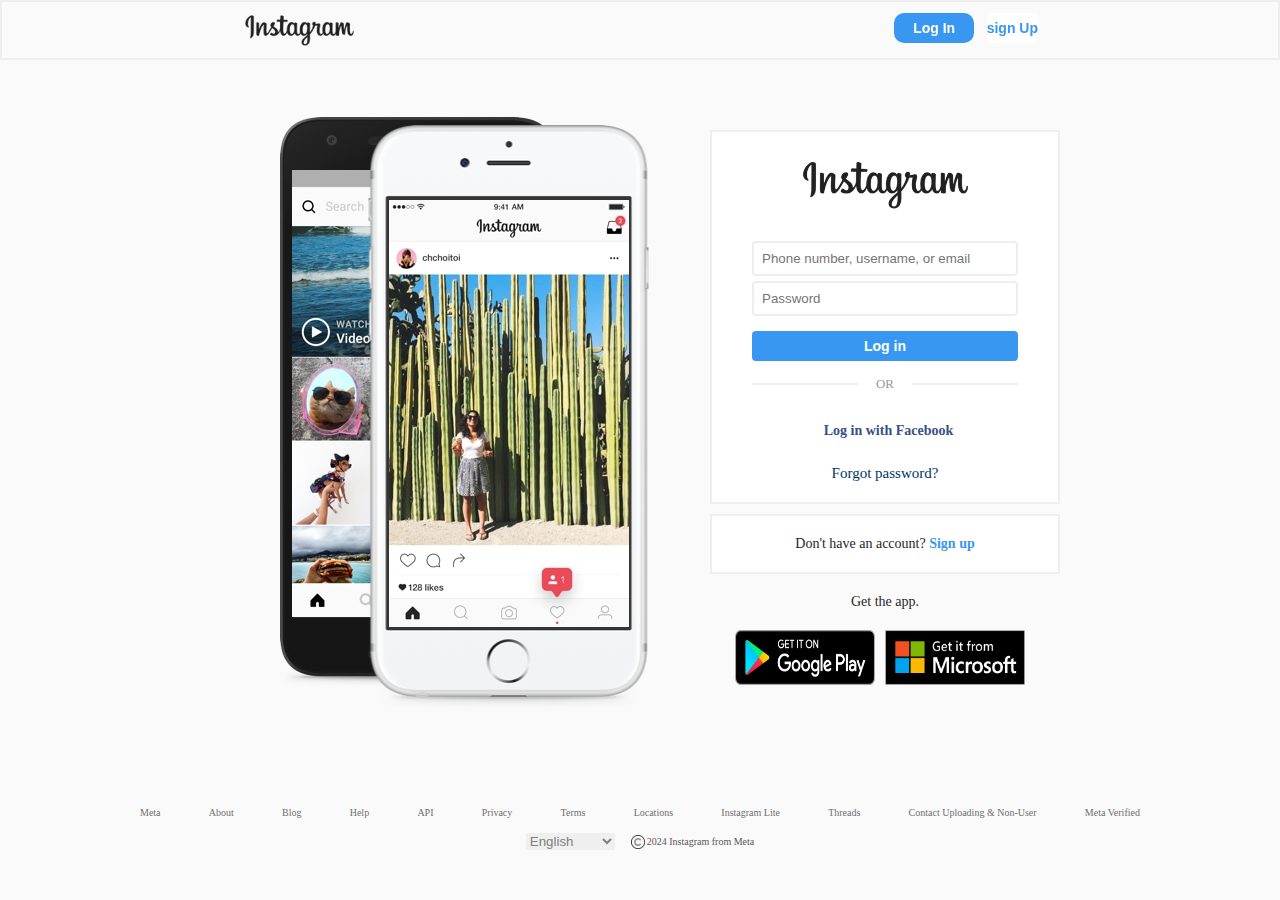
<file: index.html>
<!DOCTYPE html>
<html lang="en">
<head>
    <meta charset="UTF-8">
    <meta name="viewport" content="width=device-width, initial-scale=1.0">
    <title>Instagram</title>
    <link rel="icon" href="https://th.bing.com/th?id=ODLS.125a0678-676c-41bf-b93d-63e0497f3762&w=16&h=16&o=6&pid=1.2" type="image/x-icon">
    <link rel="stylesheet" href="https://cdnjs.cloudflare.com/ajax/libs/font-awesome/6.4.2/css/all.min.css" integrity="sha512-z3gLpd7yknf1YoNbCzqRKc4qyor8gaKU1qmn+CShxbuBusANI9QpRohGBreCFkKxLhei6S9CQXFEbbKuqLg0DA==" crossorigin="anonymous" referrerpolicy="no-referrer">
    <link rel="stylesheet" href="index.css">
</head>
<body>
    <div class="login-page">

        <div class="navbar">
            <div class="navlogo">
                <img src="./Assets/logo.png">
            </div>
            <div class="button">
                <button id="login"><a>Log In</a></button>
                <button id="signup"><a>sign Up</a></button>
            </div>
        </div>

        <div class="container">
            <div class="phone-app-demo"></div>
            <div class="formdata">
            <form action="">
                <div class="logo">
                    <img src="./Assets/logo.png" alt="logo">
                </div>
                <input id="name" type="text" placeholder="Phone number, username, or email">
                <input id="Pass" type="password" placeholder="Password">
                <button class="form-btn" type="submit">Log in</button>
                <span class="has-separator">Or</span>
                <a class="facebook-login" href="http://facebook.com">
                    <i class="fab fa-facebook-square"></i> Log in with Facebook
                </a>
                <a class="password-reset" href="#">Forgot password?</a>
            </form>

                <div class="sign-up">
                    Don't have an account? <a href="#">Sign up</a>
                </div>

                <div class="get-the-app">
                    <span>Get the app.</span>
                    <div class="badges">
                        <a href="https://play.google.com/store/apps/details?id=com.instagram.android&referrer=ig_mid%3DA31E8D62-8232-462B-9C1A-028EFA4BD753%26utm_campaign%3DloginPage%26utm_content%3Dlo%26utm_source%3Dinstagramweb%26utm_medium%3Dbadge%26original_referrer%3Dhttps%3A%2F%2Fwww.bing.com%2F"><img src="./Assets/google-play.png" alt="google-play badge"></a>
                        <a href="https://apps.microsoft.com/detail/9NBLGGH5L9XT?launch=true&mode=full&referrer=bingwebsearch&ocid=bingwebsearch&hl=en-us&gl=US"><img src="./Assets/microsoft.png" alt="app-store badge"></a>
                    </div>
                </div>

            </div>
        </div>



        <footer>
        <div class="foot">

            <div class="foot-navbar">
                <a href="#">Meta</a>
                <a href="#">About</a>
                <a href="#">Blog</a>
                <a href="#">Help</a>
                <a href="#">API</a>
                <a href="#">Privacy</a>
                <a href="#">Terms</a>
                <a href="#">Locations</a>
                <a href="#">Instagram Lite</a>
                <a href="#">Threads</a>
                <a href="#">Contact Uploading & Non-User</a>
                <a href="#">Meta Verified</a>
            </div>

            <div class="copyright">
                <select class="lan">
                    <option>English</option>
                    <option>Hindi</option>
                    <option>Sanskrit</option>
                    <option>Swedish</option>
                    <option>Korean</option>
                    <option>Dutch</option>
                    <option>Greek</option>
                    <option>Turkish</option>
                    <option>Polish</option>
                    <option>Thai</option>
                    <option>Hebrew</option>
                    <option>Finnish</option>
                    <option>Czech</option>
                    <option>Portuguese</option>
                    <option>Spanish</option>
                    <option>French</option>
                    <option>German</option>
                    <option>Italian</option>
                    <option>Chinese</option>
                    <option>Japanese</option>
                    <option>Russian</option>
                    <option>Arabic</option> 
                </select>
                <img src="./Assets/copyright.png">
                <p>2024 Instagram from Meta</p>
            </div>

        </div>
        </footer>
    </div>
    <script src="index.js"></script>
</body>
</html>
</file>
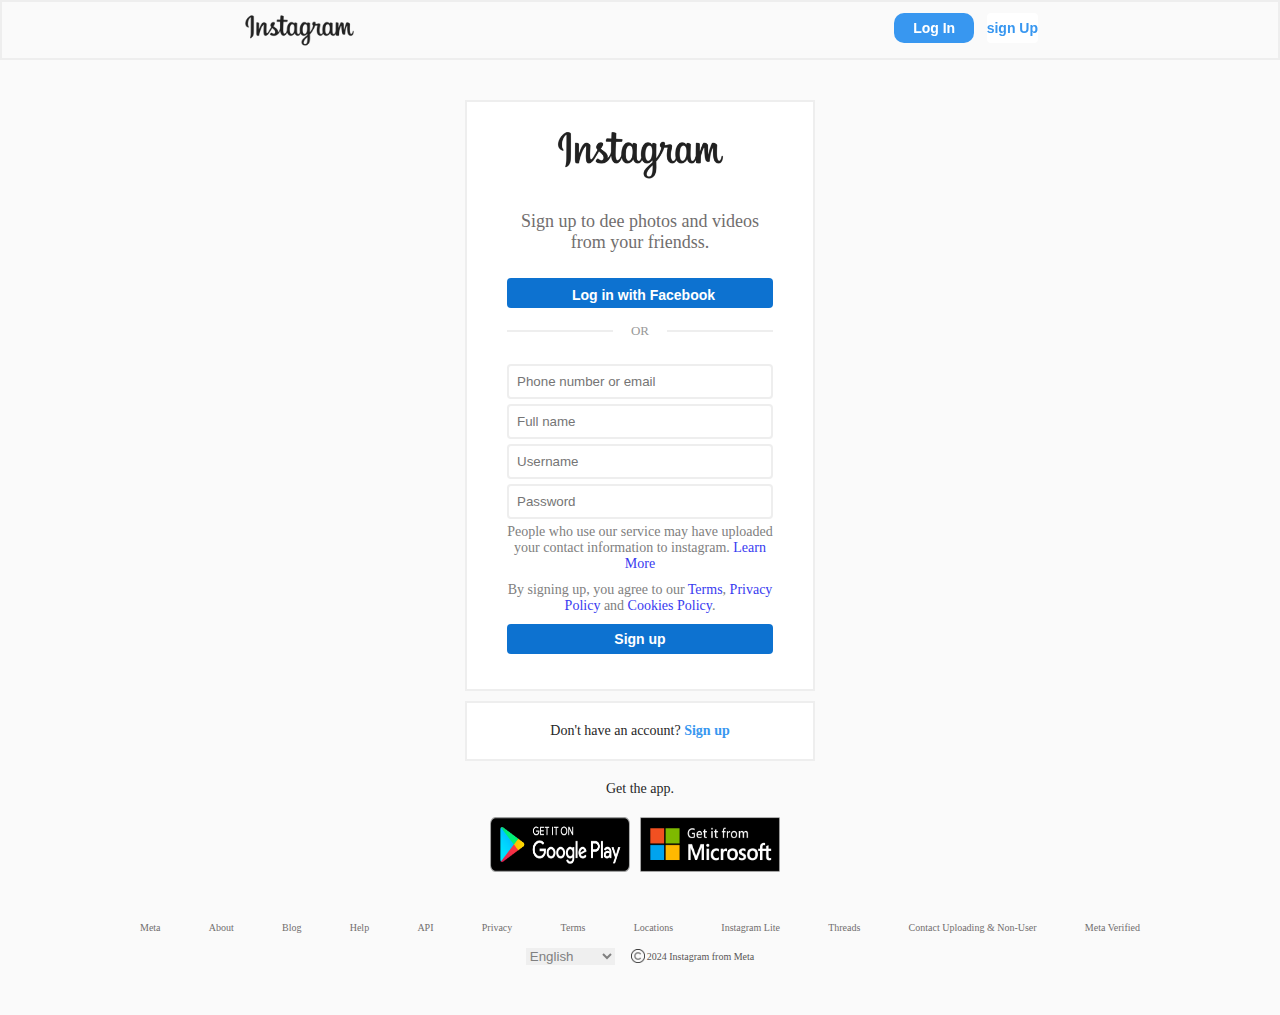
<file: signUp.html>
<!DOCTYPE html>
<html lang="en">
<head>
    <meta charset="UTF-8">
    <meta name="viewport" content="width=device-width, initial-scale=1.0">
    <title>Instagram</title>
    <link rel="icon" href="https://th.bing.com/th?id=ODLS.125a0678-676c-41bf-b93d-63e0497f3762&w=16&h=16&o=6&pid=1.2" type="image/x-icon">
    <link rel="stylesheet" href="https://cdnjs.cloudflare.com/ajax/libs/font-awesome/6.4.2/css/all.min.css" integrity="sha512-z3gLpd7yknf1YoNbCzqRKc4qyor8gaKU1qmn+CShxbuBusANI9QpRohGBreCFkKxLhei6S9CQXFEbbKuqLg0DA==" crossorigin="anonymous" referrerpolicy="no-referrer">
    <link rel="stylesheet" href="signUp.css">
</head>
<body>
    <div class="login-page">

        <div class="navbar">
            <div class="navlogo">
                <img src="./Assets/logo.png">
            </div>
            <div class="button">
                <button id="login"><a>Log In</a></button>
                <button id="signup"><a>sign Up</a></button>
            </div>
        </div>

        <div class="container">
            <div class="formdata">
            <form action="">
                <div class="logo">
                    <img src="./Assets/logo.png" alt="logo">
                </div>
                <p id="msg">Sign up to dee photos and videos from your friendss.</p>
                <button class="login_with_fb"><a class="facebook-login" href="http://facebook.com">
                    <i class="fab fa-facebook-square"></i> Log in with Facebook
                </a></button>

                <span class="has-separator">Or</span>

                <input id="name" type="text" placeholder="Phone number or email">
                <input id="fname" type="text" placeholder="Full name">
                <input id="username" type="text" placeholder="Username">
                <input id="Pass" type="password" placeholder="Password">

                <div class="info">
                    <div class="learn">
                        People who use our service may have uploaded your contact
                        information to instagram. <a href="#">Learn More</a>
                    </div>

                    <div class="terms">
                        By signing up, you agree to our <a href="#">Terms</a>,
                        <a href="#">Privacy Policy</a> and <a href="#">Cookies Policy</a>.
                    </div>
                </div>

                <button class="form-btn" type="submit">Sign up</button>
            </form>

                <div class="sign-up">
                    Don't have an account? <a href="#">Sign up</a>
                </div>

                <div class="get-the-app">
                    <span>Get the app.</span>
                    <div class="badges">
                        <a href="https://play.google.com/store/apps/details?id=com.instagram.android&referrer=ig_mid%3DA31E8D62-8232-462B-9C1A-028EFA4BD753%26utm_campaign%3DloginPage%26utm_content%3Dlo%26utm_source%3Dinstagramweb%26utm_medium%3Dbadge%26original_referrer%3Dhttps%3A%2F%2Fwww.bing.com%2F"><img src="./Assets/google-play.png" alt="google-play badge"></a>
                        <a href="https://apps.microsoft.com/detail/9NBLGGH5L9XT?launch=true&mode=full&referrer=bingwebsearch&ocid=bingwebsearch&hl=en-us&gl=US"><img src="./Assets/microsoft.png" alt="app-store badge"></a>
                    </div>
                </div>

            </div>
        </div>



        <footer>
        <div class="foot">

            <div class="foot-navbar">
                <a href="#">Meta</a>
                <a href="#">About</a>
                <a href="#">Blog</a>
                <a href="#">Help</a>
                <a href="#">API</a>
                <a href="#">Privacy</a>
                <a href="#">Terms</a>
                <a href="#">Locations</a>
                <a href="#">Instagram Lite</a>
                <a href="#">Threads</a>
                <a href="#">Contact Uploading & Non-User</a>
                <a href="#">Meta Verified</a>
            </div>

            <div class="copyright">
                <select class="lan">
                    <option>English</option>
                    <option>Hindi</option>
                    <option>Sanskrit</option>
                    <option>Swedish</option>
                    <option>Korean</option>
                    <option>Dutch</option>
                    <option>Greek</option>
                    <option>Turkish</option>
                    <option>Polish</option>
                    <option>Thai</option>
                    <option>Hebrew</option>
                    <option>Finnish</option>
                    <option>Czech</option>
                    <option>Portuguese</option>
                    <option>Spanish</option>
                    <option>French</option>
                    <option>German</option>
                    <option>Italian</option>
                    <option>Chinese</option>
                    <option>Japanese</option>
                    <option>Russian</option>
                    <option>Arabic</option> 
                </select>
                <img src="./Assets/copyright.png">
                <p>2024 Instagram from Meta</p>
            </div>

        </div>
        </footer>
    </div>
    <script src="index.js"></script>
</body>
</html>
</file>
<file: index.css>
*{
    margin: 0;
    padding: 0;
    box-sizing: inherit;
    max-width: 100%;
    /* font-size: 15px; */
    /* font-weight: 200; */
}
html {
    font-size: 10px;
    box-sizing: border-box;
  }

img {
    width: 100%;
    max-width: 100%;
    height: 100%;
  }
a {
    text-decoration: none;
  }

  body {
    background-color: #fafafa;
  }

.login-page{
    width: 100%;
    height: 100vh;
    display: flex;
    flex-direction: column;
    justify-content: space-between;
    padding-top: 10rem;

}


.navbar{
  width: 100%;
  height: 6rem;
  margin-top: 0;
  position: fixed;
  top: 0;
  border: 2px solid #eee;
  display: flex;
  align-items: center;
  justify-content: space-between;
}
.navlogo{
    width: 11.5rem;
    margin-left: 24rem;
}
.button{
  margin-right: 24rem;

}
#login{
  /* height: 8rem; */
  width: 8rem;
  margin: 1rem 1rem 1.5rem;
  height: 3rem;
  background-color: #3897f0;
  font-size: 1.4rem;
  font-weight: bold;
  color: #fff;
  border: none;
  border-radius: 1rem;
  cursor: pointer;
}
#signup{
  margin: 1rem 0 1.5rem;
  height: 3rem;
  background-color: #fff;
  font-size: 1.4rem;
  font-weight: bold;
  color: #3897f0;
  border: none;
  border-radius: .4rem;
  cursor: pointer;
}

.container{
  width: 100%;
  max-width: 100rem;
  margin: 3rem auto 0;
  margin-top: 0rem;
  /* border: 2PX solid black; */
  
}

.login-page >.container{
    display: flex;
    padding: 0 8rem;
}
.phone-app-demo{
    height: 61.8rem;
    background: url("./Assets/mobile-app.png") center no-repeat;
    flex: 1;
}
.formdata{
    width: 100%;
    max-width: 35rem;
    margin-top: 3rem;
    /* border: 2PX solid black;  */
}
.formdata form {
    background-color: #fff;
    border: 2px solid #eee;
    display: flex;
    flex-direction: column;
    padding: 2rem 4rem;
    text-align: center;
  }
.logo img {
    width: 17.5rem;
    margin-bottom: 2.5rem;
  }
.formdata form input {
    padding: .8rem;
    margin-bottom: .5rem;
    border: 2px solid #eee;
    border-radius: .4rem;
  }

  .form-btn {
    margin: 1rem 0 1.5rem;
    height: 3rem;
    background-color: #3897f0;
    font-size: 1.4rem;
    font-weight: bold;
    color: #fff;
    border: none;
    border-radius: .4rem;
    cursor: pointer;
  }
  .has-separator {
    font-size: 1.3rem;
    color: #999999;
    text-transform: uppercase;
    position: relative;
    margin-bottom: 2.5rem;
  }

 .has-separator::before,
.has-separator::after {
  content: "";
  position: absolute;
  background-color: #eee;
  width: 40%;
  height: 2px;
  top: 50%;
  transform: translateY(-50%);
}

.has-separator::before {
  left: 0;
}

.has-separator::after {
  right: 0;
}

.facebook-login {
    font-size: 1.4rem;
    font-weight: bold;
    color: #385185;
    margin-bottom: 2.5rem;
  }
  .facebook-login i {
    font-size: 2rem;
    margin-right: .7rem;
  }

  .password-reset {
    font-size: 1.5rem;
    color: #003569;
  } 
  
  .sign-up {
    text-align: center;
    font-size: 1.4rem;
    color: #262626;
    padding: 2rem 0;
    background-color: #fff;
    border: 2px solid #eee;
    margin: 1rem 0;
  }

  .sign-up a {
    color: #3897f0;
    font-weight: bold;
  }
  .get-the-app {
    font-size: 1.4rem;
    text-align: center;
  }
  .get-the-app span {
    display: block;
    margin: 2rem 0;
    color: #262626;
  }

.badges {
    width: 100%;
    display: flex;
    justify-content: center;
  }

  .badges img {
    max-width: 14rem;
    cursor: pointer;
  }

  .badges img:first-child {
    margin-right: 1rem;
  }
  footer{
    padding: 5rem 0;
  }
  .foot{
    width: 100%;
    max-width: 100rem;
    display: flex;
    flex-direction: column;
    justify-content: space-between;
    margin: 3rem auto 0;
    margin-top: 0;
  }
  .foot-navbar {
    display: flex;
    justify-content: space-between;
    margin-bottom: 1.5rem;
  }
.foot-navbar a{
  color: rgb(113, 110, 110);
}
  .copyright{
    width: 100%;
    display: flex;
    align-items: center;
    justify-content: center;
  }
.copyright select{
  margin-right: 1.6rem;
  text-decoration: none;
}
.lan{
  border: none;
  outline: none;
  color: gray;
}
  .copyright img{
    width: 100%;
    max-width: 1.4rem;
    margin-right: .2rem;
  }
  .copyright p{
    font-size: 1rem;
    color: rgb(88, 86, 86);
  }

/* Media queries */
@media (max-width: 900px) {
  .phone-app-demo {
    display: none;
  }
  .formdata {
    margin: 0 auto;
  }
  .login-page >.container{
    padding: 0;
  }
  footer .foot {
    padding: 0 2rem;
    justify-content: center;
  }
.foot-navbar{
  justify-content: center;
}
.foot-navbar a{
  margin-bottom: 1rem;
}

}
</file>
<file: signUp.css>
*{
    margin: 0;
    padding: 0;
    box-sizing: inherit;
    max-width: 100%;
    /* font-size: 15px; */
    /* font-weight: 200; */
}
html {
    font-size: 10px;
    box-sizing: border-box;
  }

img {
    width: 100%;
    max-width: 100%;
    height: 100%;
  }
a {
    text-decoration: none;
  }

  body {
    background-color: #fafafa;
  }

.login-page{
    width: 100%;
    height: 100vh;
    display: flex;
    flex-direction: column;
    justify-content: space-between;
    padding-top: 10rem;

}


.navbar{
  width: 100%;
  height: 6rem;
  margin-top: 0;
  position: fixed;
  top: 0;
  border: 2px solid #eee;
  display: flex;
  align-items: center;
  justify-content: space-between;
}
.navlogo{
    width: 11.5rem;
    margin-left: 24rem;
}
.button{
  margin-right: 24rem;

}
#login{
  /* height: 8rem; */
  width: 8rem;
  margin: 1rem 1rem 1.5rem;
  height: 3rem;
  background-color: #3897f0;
  font-size: 1.4rem;
  font-weight: bold;
  color: #fff;
  border: none;
  border-radius: 1rem;
  cursor: pointer;
}
#signup{
  margin: 1rem 0 1.5rem;
  height: 3rem;
  background-color: #fff;
  font-size: 1.4rem;
  font-weight: bold;
  color: #3897f0;
  border: none;
  border-radius: .4rem;
  cursor: pointer;
}

.container{
  width: 100%;
  max-width: 100rem;
  margin: 3rem auto 0;
  margin-top: 0rem;
  /* border: 2PX solid black; */
  
}

.login-page >.container{
    display: flex;
    padding: 0 8rem;
}
.formdata{
    width: 100%;
    max-width: 35rem;
    /* margin-top: 3rem; */
    margin: 0 auto;
    /* border: 2PX solid black;  */
}
.formdata form {
    background-color: #fff;
    border: 2px solid #eee;
    display: flex;
    flex-direction: column;
    padding: 2rem 4rem;
    text-align: center;
  }
.logo img {
    width: 17.5rem;
    margin-bottom: 2.5rem;
  }
  #msg{
    font-size: 1.8rem;
    color: rgb(113, 110, 110);
    margin-bottom: 1.5rem;
  }
  .login_with_fb{
    margin: 1rem 0 1.5rem;
    height: 3rem;
    background-color: #0d72d0;
    border: none;
    border-radius: .4rem;
    cursor: pointer;
  }
  .facebook-login {
    font-size: 1.4rem;
    font-weight: bold;
    color: white;
    margin-bottom: 2.5rem;
  }
  .facebook-login i {
    font-size: 2rem;
    margin-right: .7rem;
  }

  .has-separator {
    font-size: 1.3rem;
    color: #999999;
    text-transform: uppercase;
    position: relative;
    margin-bottom: 2.5rem;
  }

 .has-separator::before,
.has-separator::after {
  content: "";
  position: absolute;
  background-color: #eee;
  width: 40%;
  height: 2px;
  top: 50%;
  transform: translateY(-50%);
}

.has-separator::before {
  left: 0;
}

.has-separator::after {
  right: 0;
}


.formdata form input {
    padding: .8rem;
    margin-bottom: .5rem;
    border: 2px solid #eee;
    border-radius: .4rem;
  }

  
  
  .info{
    color: gray;
    font-size: 1.4rem;
  }
.info a{
    color: #383bf0;
}
  .learn{
    margin-bottom: 1rem;
  }

  .form-btn {
    margin: 1rem 0 1.5rem;
    height: 3rem;
    background-color: #0d72d0;
    font-size: 1.4rem;
    font-weight: bold;
    color: #fff;
    border: none;
    border-radius: .4rem;
    cursor: pointer;
  }
  .sign-up {
    text-align: center;
    font-size: 1.4rem;
    color: #262626;
    padding: 2rem 0;
    background-color: #fff;
    border: 2px solid #eee;
    margin: 1rem 0;
  }

  .sign-up a {
    color: #3897f0;
    font-weight: bold;
  }
  .get-the-app {
    font-size: 1.4rem;
    text-align: center;
  }
  .get-the-app span {
    display: block;
    margin: 2rem 0;
    color: #262626;
  }

.badges {
    width: 100%;
    display: flex;
    justify-content: center;
  }

  .badges img {
    max-width: 14rem;
    cursor: pointer;
  }

  .badges img:first-child {
    margin-right: 1rem;
  }
  footer{
    padding: 5rem 0;
  }
  .foot{
    width: 100%;
    max-width: 100rem;
    display: flex;
    flex-direction: column;
    justify-content: space-between;
    margin: 3rem auto 0;
    margin-top: 0;
  }
  .foot-navbar {
    display: flex;
    justify-content: space-between;
    margin-bottom: 1.5rem;
  }
.foot-navbar a{
  color: rgb(113, 110, 110);
}
  .copyright{
    width: 100%;
    display: flex;
    align-items: center;
    justify-content: center;
  }
.copyright select{
  margin-right: 1.6rem;
  text-decoration: none;
}
.lan{
  border: none;
  outline: none;
  color: gray;
}
  .copyright img{
    width: 100%;
    max-width: 1.4rem;
    margin-right: .2rem;
  }
  .copyright p{
    font-size: 1rem;
    color: rgb(88, 86, 86);
  }

/* Media queries */
@media (max-width: 900px) {
  .phone-app-demo {
    display: none;
  }
  .formdata {
    margin: 0 auto;
  }
  .login-page >.container{
    padding: 0;
  }
  footer .foot {
    padding: 0 2rem;
    justify-content: center;
  }
.foot-navbar{
  justify-content: center;
}
.foot-navbar a{
  margin-bottom: 1rem;
}

}
</file>
